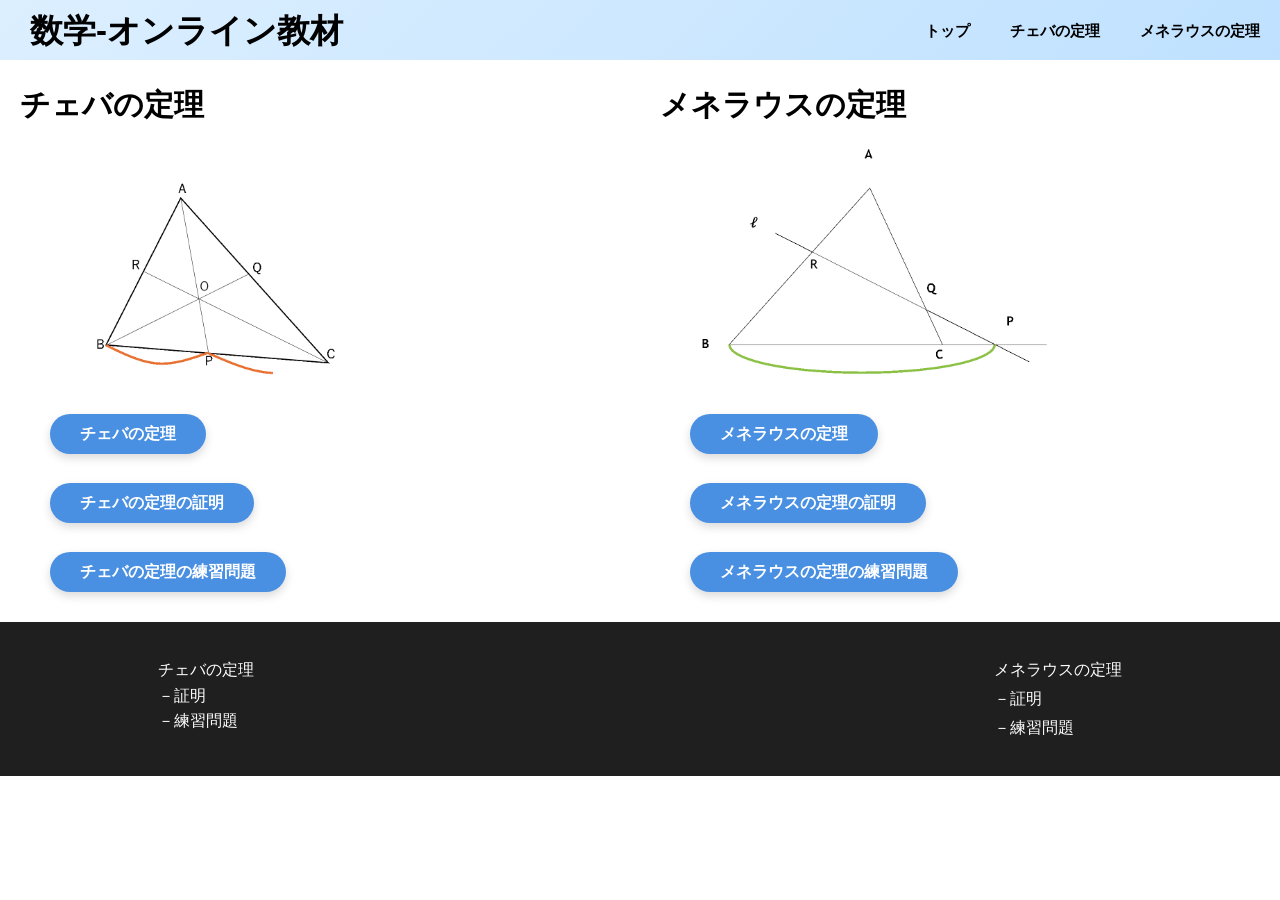
<file: index.html>
<!DOCTYPE html>
<html lang="ja">
  <head>
    <meta charset="UTF-8">
    <meta name="viewport" content="width=device-width, initial-scale=1.0">
    <title>数学-オンライン教材</title>
    <link rel="stylesheet" href="CSS/reset.css">
    <link rel="stylesheet" href="CSS/style.css">
    <link rel="stylesheet" href="CSS/footer.css">
    <link rel="stylesheet" href="CSS/header.css">
    <link rel="stylesheet" href="CSS/Cevas'_theorem.css">
    <link rel="stylesheet" href="CSS/mathematical proof.css">
    <link rel="stylesheet" href="CSS/Cevas'_theorem_practice questions.css">
    <link rel="stylesheet" href="CSS/index.css">

    
    <script src="https://ajax.googleapis.com/ajax/libs/jquery/3.7.1/jquery.min.js"></script>
    <script src="js/header.js" defer></script>

  </head>
  <body>
    <header id="header">
      <h1 class="header_name">
        <a href="index.html">数学-オンライン教材</a>
      </h1>
      <div class="hamburger">
        <span></span>
        <span></span>
        <span></span>
      </div>
      <nav class="header_nav">
        <ul class="header_menu">
          <li class="header_menulist"><a href="index.html">トップ</a></li>
          <li class="header_menulist"><a href="Cevas'_theorem.html">チェバの定理</a></li>
          <li class="header_menulist"><a href="Menelaus'_theorem.html">メネラウスの定理</a></li>
        </ul>
      </nav>
    </header>
    <main>
        <div class="main_container">
          <div class="main_leftarea">
            <h2>チェバの定理</h2>
            <img src="img/Cevas_theorem-4.gif" alt="">
            <div class="main_btn">
              <a href="Cevas'_theorem.html" class="btn">チェバの定理</a>
              <br>
              <a href="Cevas'_theorem_mathematical proof.html" class="btn">チェバの定理の証明</a>
              <br>
              <a href="Cevas'_theorem_practice questions.html" class="btn">チェバの定理の練習問題</a>
            </div>
          </div>
          <div class="main_rightarea">
            <h2>メネラウスの定理</h2>
            <img src="img/Menelaus'_theorem.gif" alt="">
            <div class="main_btn">
              <a href="Menelaus'_theorem.html" class="btn">メネラウスの定理</a>
              <br>
              <a href="Menelaus'_theorem_mathematical proof.html" class="btn">メネラウスの定理の証明</a>
              <br>
              <a href="Menelaus'_theorem_practice questions.html" class="btn">メネラウスの定理の練習問題</a>
            </div>
          </div>
        </div>

    </main>
    <footer id="footer">
      <div class="footer_menuarea">
          <div class="footer_leftarea">
            <p class="footer_lefttitle"><a href="Cevas'_theorem.html">チェバの定理</a></p>
            <ul class="footer_leftlist">
              <li><a href="Cevas'_theorem_mathematical proof.html">－証明</a></li>
              <li><a href="Cevas'_theorem_practice questions.html">－練習問題</a></li>
            </ul>
          </div>
          <div class="footer_rightarea">
            <p class="footer_righttitle"><a href="Menelaus'_theorem.html">メネラウスの定理</a></p>
            <ul class="footer_rightlist">
              <li><a href="Menelaus'_theorem_mathematical proof.html">－証明</a></li>
              <li><a href="Menelaus'_theorem_practice questions.html">－練習問題</a></li>
            </ul>
          </div>
      </div>
    </footer>
  </body>
</html>
</file>
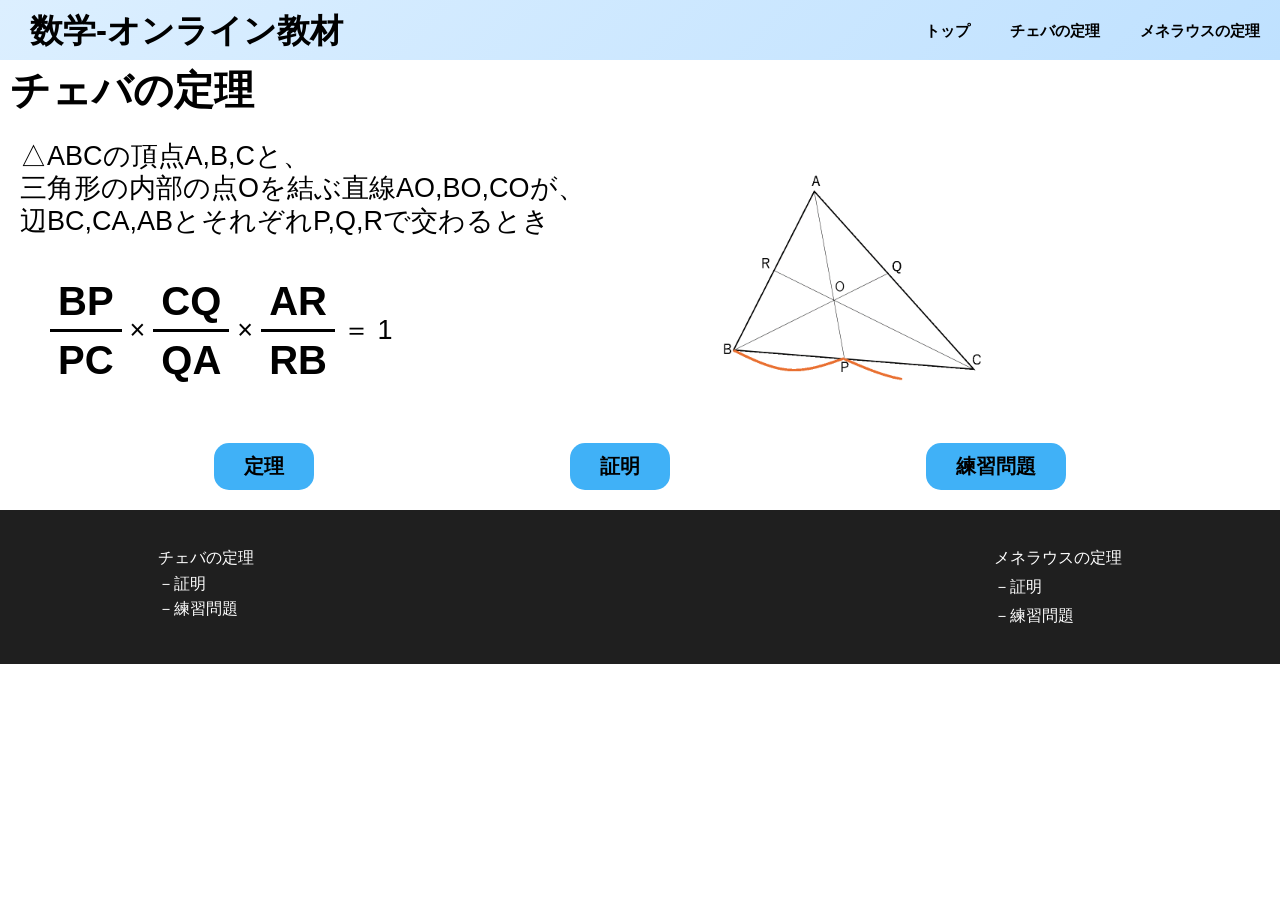
<file: Cevas'_theorem.html>
<!DOCTYPE html>
<html lang="ja">
  <head>
    <meta charset="UTF-8">
    <meta name="viewport" content="width=device-width, initial-scale=1.0">
    <title>数学-オンライン教材</title>
    <link rel="stylesheet" href="CSS/reset.css">
    <link rel="stylesheet" href="CSS/style.css">
    <link rel="stylesheet" href="CSS/footer.css">
    <link rel="stylesheet" href="CSS/header.css">
    <link rel="stylesheet" href="CSS/mathematical proof.css">   
    <link rel="stylesheet" href="CSS/Cevas'_theorem.css"> 

    <script src="https://ajax.googleapis.com/ajax/libs/jquery/3.7.1/jquery.min.js"></script>
    <script src="js/header.js" defer></script>

  </head>
  <body>
    <header id="header">
      <h1 class="header_name">
        <a href="index.html">数学-オンライン教材</a>
      </h1>
      <div class="hamburger">
        <span></span>
        <span></span>
        <span></span>
      </div>
      <nav class="header_nav">
        <ul class="header_menu">
          <li class="header_menulist"><a href="index.html">トップ</a></li>
          <li class="header_menulist"><a href="Cevas'_theorem.html">チェバの定理</a></li>
          <li class="header_menulist"><a href="Menelaus'_theorem.html">メネラウスの定理</a></li>

        </ul>
      </nav>
    </header>
    <main>
      <p class="main_Title">チェバの定理</p>
      <div class="main_container">
        <div class="main_leftarea">
          <p class="main_P">△ABCの頂点A,B,Cと、<br>三角形の内部の点Oを結ぶ直線AO,BO,COが、<br>辺BC,CA,ABとそれぞれP,Q,Rで交わるとき</p>
          <br>
          <br>
          <div>
            <div class="formula">
              <span class="fraction">
                <span class="fraction_top">BP</span>
                <span class="fraction_bottom">PC</span>
              </span>

              <span class="operator">×</span>

              <span class="fraction">
                <span class="fraction_top">CQ</span>
                <span class="fraction_bottom">QA</span>
              </span>

              <span class="operator">×</span>

              <span class="fraction">
                <span class="fraction_top">AR</span>
                <span class="fraction_bottom">RB</span>
              </span>

              <span class="operator">＝ 1</span>
            </div>
          </div>
        </div>

        <div class="main_rightarea">
          <img src="img/Cevas_theorem-4.gif" alt="アニメーション">
        </div>
      </div>

      <div class="btnarea">
        <div class="btn-area">
          <button class="mybtn"><a href="Cevas'_theorem.html">定理</a></button>
          <button class="mybtn"><a href="Cevas'_theorem_mathematical proof.html">証明</a></button>
          <button class="mybtn"><a href="Cevas'_theorem_practice questions.html">練習問題</a></button>
        </div>
      </div>
    </main>
    <footer id="footer">
      <div class="footer_menuarea">
          <div class="footer_leftarea">
            <p class="footer_lefttitle"><a href="Cevas'_theorem.html">チェバの定理</a></p>
            <ul class="footer_leftlist">
              <li><a href="Cevas'_theorem_mathematical proof.html">－証明</a></li>
              <li><a href="Cevas'_theorem_practice questions.html">－練習問題</a></li>
            </ul>
          </div>
          <div class="footer_rightarea">
            <p class="footer_righttitle"><a href="Menelaus'_theorem.html">メネラウスの定理</a></p>
            <ul class="footer_rightlist">
              <li><a href="Menelaus'_theorem_mathematical proof.html">－証明</a></li>
              <li><a href="Menelaus'_theorem_practice questions.html">－練習問題</a></li>
            </ul>
          </div>
      </div>
    </footer>
  </body>
</html>
</file>
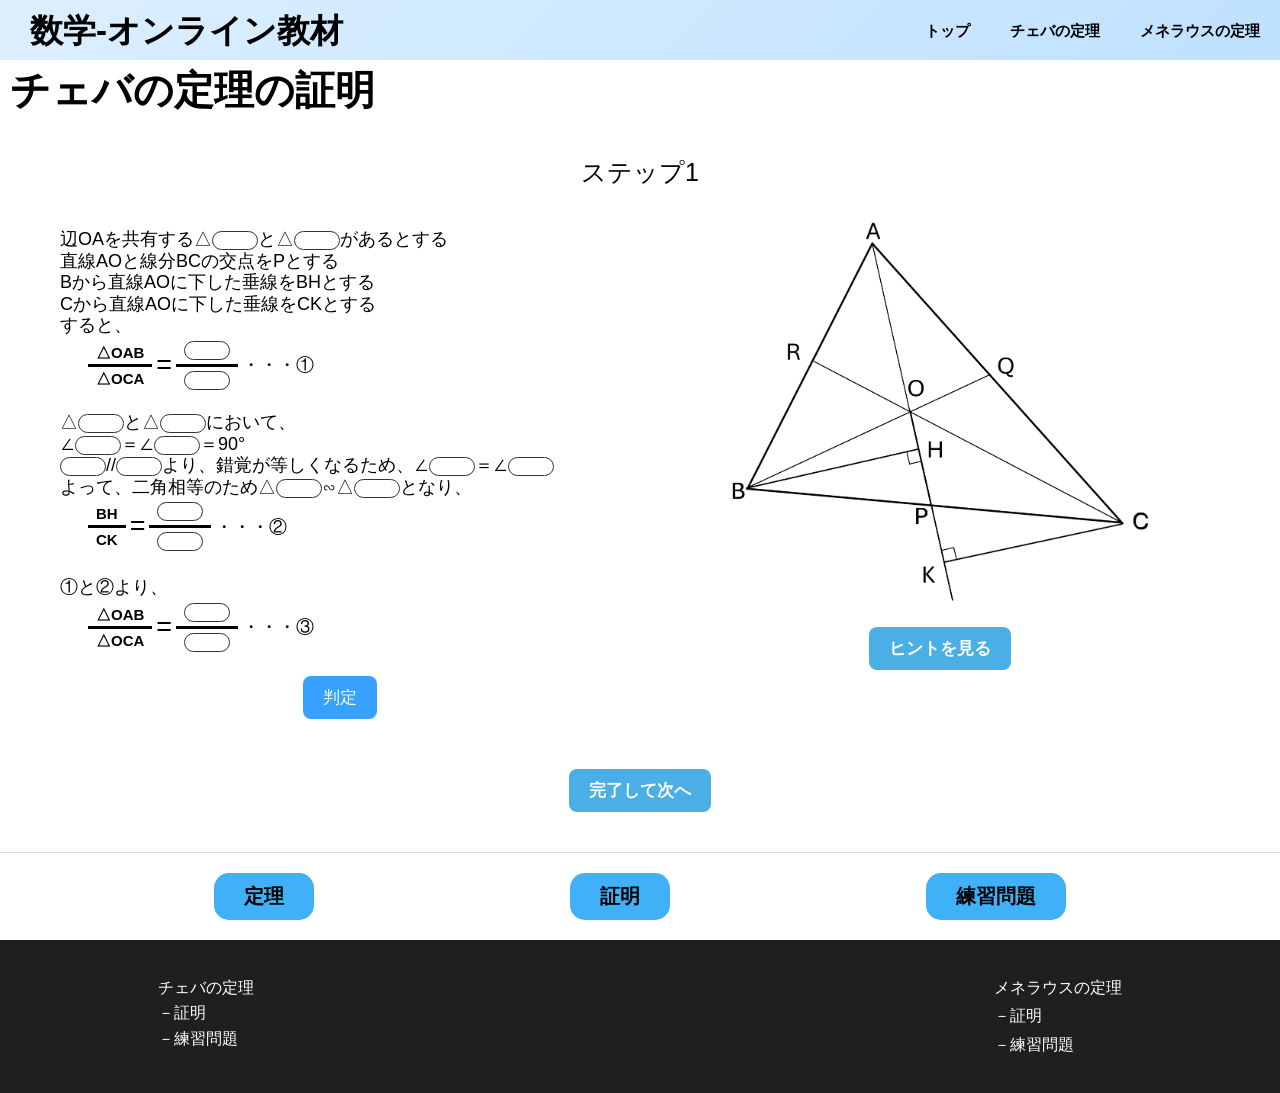
<file: Cevas'_theorem_mathematical proof.html>
<!DOCTYPE html>
<html lang="ja">
  <head>
    <meta charset="UTF-8">
    <meta name="viewport" content="width=device-width, initial-scale=1.0">
    <title>数学-オンライン教材</title>
    <link rel="stylesheet" href="CSS/reset.css">
    <link rel="stylesheet" href="CSS/style.css">
    <link rel="stylesheet" href="CSS/footer.css">
    <link rel="stylesheet" href="CSS/header.css">
    <link rel="stylesheet" href="CSS/Cevas'_theorem.css">
    <link rel="stylesheet" href="CSS/mathematical proof.css">

    <script src="https://ajax.googleapis.com/ajax/libs/jquery/3.7.1/jquery.min.js"></script>
    <script src="js/mathematical proof.js"></script>

    <script src="js/header.js" defer></script>
    <script src="js/Cevas'_theorem_mathematical proof.js"></script>
    

  </head>
  <body>
    <header id="header">
      <h1 class="header_name">
        <a href="index.html">数学-オンライン教材</a>
      </h1>
      <div class="hamburger">
        <span></span>
        <span></span>
        <span></span>
      </div>
      <nav class="header_nav">
        <ul class="header_menu">
          <li class="header_menulist"><a href="index.html">トップ</a></li>
          <li class="header_menulist"><a href="Cevas'_theorem.html">チェバの定理</a></li>
          <li class="header_menulist"><a href="Menelaus'_theorem.html">メネラウスの定理</a></li>

        </ul>
      </nav>
    </header>
    <main>
      <p class="main_Title">チェバの定理の証明</p>
      <div class="step" id="step1">
        <h2>ステップ1</h2>
        
        <div class="main_container">
          <div class="main_leftarea"> 
            <p>
              辺OAを共有する△<input data-id="p1_A1">と△<input data-id="p1_A2">があるとする<br>
              直線AOと線分BCの交点をPとする<br>
              Bから直線AOに下した垂線をBHとする<br>
              Cから直線AOに下した垂線をCKとする<br>
              すると、
            </p>
            <div class="formula">
                <span class="fraction">
                  <span class="fraction_top">△OAB</span>
                  <span class="fraction_bottom">△OCA</span>
                </span>

                <span class="operator">=</span>

                <span class="fraction">
                  <span class="fraction_top"><input data-id="p2_A3"></span>
                  <span class="fraction_bottom"><input data-id="p2_A4"></span>
                </span>
                ・・・①
            </div><br>
            <p>  
              △<input data-id="p3_A5">と△<input data-id="p3_A6">において、<br>
              ∠<input data-id="p4_A7">＝∠<input data-id="p4_A8">＝90°<br>
              <input data-id="p5_A9">//<input data-id="p5_A10">より、錯覚が等しくなるため、∠<input data-id="p6_A11">＝∠<input data-id="p6_A12"><br>
              よって、二角相等のため△<input data-id="p7_A13">∽△<input data-id="p7_A14">となり、<br>
            </p>
            <div class="formula">
                <span class="fraction">
                  <span class="fraction_top">BH</span>
                  <span class="fraction_bottom">CK</span>
                </span>

                <span class="operator">=</span>

                <span class="fraction">
                  <span class="fraction_top"><input data-id="p8_A15"></span>
                  <span class="fraction_bottom"><input data-id="p8_A16"></span>
                </span>
                ・・・②
            </div>
              <!-- 𝐵𝐻/𝐶𝐾=𝐵𝑃/𝑃𝐶 ・・・②<br> -->
            <p><br>①と②より、</p>
            <div class="formula">
                <span class="fraction">
                  <span class="fraction_top">△OAB</span>
                  <span class="fraction_bottom">△OCA</span>
                </span>

                <span class="operator">=</span>

                <span class="fraction">
                  <span class="fraction_top"><input data-id="p9_A17"></span>
                  <span class="fraction_bottom"><input data-id="p9_A18"></span>
                </span>
                ・・・③
            </div>
            <!-- <p>・・・③<br> -->
            </p>


            <button onclick="check1()" class="MPIA_button">判定</button>
            <p id="result1"></p>
          </div>

          <div class="main_rightarea">

              <img id="MPI_topImg" src="img/Cevas_theorem-MP01.png">
              <div>
                  <button onclick="toggleImage(this)">ヒントを見る</button>
                  <img src="img/Cevas_theorem-MP1.gif" style="display:none;">
              </div>

          </div>
        </div>

        <button onclick="nextStep(2)">完了して次へ</button>

        
      </div>

      <div class="step hidden" id="step2">
        <h2>ステップ2</h2>

        <div class="main_container">
          <div class="main_leftarea"> 
            <p>
              辺OBを共有する△<input data-id="p21_B1">と△<input data-id="p21_B2">があるとする<br>
              直線BOと線分ACの交点をQとする<br>
              Aから直線BOに下した垂線ADをとする<br>
              Cから直線BOに下した垂線CEをとする<br>
              すると、
            </p>
            <div class="formula">
                <span class="fraction">
                  <span class="fraction_top">△OBC</span>
                  <span class="fraction_bottom">△OAB</span>
                </span>

                <span class="operator">=</span>

                <span class="fraction">
                  <span class="fraction_top"><input data-id="p22_B3"></span>
                  <span class="fraction_bottom"><input data-id="p22_B4"></span>
                </span>
                ・・・④
            </div><br>
            <p>  
              △<input data-id="p23_B5">と△<input data-id="p23_B6">において、<br>
              ∠<input data-id="p24_B7">＝∠<input data-id="p24_B8">＝90°<br>
              <input data-id="p25_B9">//<input data-id="p25_B10">より、錯覚が等しくなるため、∠<input data-id="p26_B11">＝∠<input data-id="p26_B12"><br>
              よって、二角相等のため△<input data-id="p27_B13">∽△<input data-id="p27_B14">となり、<br>
            </p>
            <div class="formula">
                <span class="fraction">
                  <span class="fraction_top">CE</span>
                  <span class="fraction_bottom">AD</span>
                </span>

                <span class="operator">=</span>

                <span class="fraction">
                  <span class="fraction_top"><input data-id="p28_B15"></span>
                  <span class="fraction_bottom"><input data-id="p28_B16"></span>
                </span>
                ・・・⑤
            </div>
            <p><br>④と⑤より、</p>
            <div class="formula">
                <span class="fraction">
                  <span class="fraction_top">△OBC</span>
                  <span class="fraction_bottom">△OAB</span>
                </span>

                <span class="operator">=</span>

                <span class="fraction">
                  <span class="fraction_top"><input data-id="p29_B17"></span>
                  <span class="fraction_bottom"><input data-id="p29_B18"></span>
                </span>
                ・・・⑥
            </div>
            </p>


            <button onclick="check2()" class="MPIA_button">判定</button>
            <p id="result2"></p>
          </div>

          <div class="main_rightarea">
              <img id="MPI_topImg" src="img/Cevas_theorem-MP02.png">

              <div>
                  <button onclick="toggleImage(this)">ヒントを見る</button>
                  <img src="img/Cevas_theorem-MP2.gif" style="display:none;">
              </div>
          </div>
          
        </div>

        <button onclick="nextStep(3)">完了して次へ</button>
      </div>

      <div class="step hidden" id="step3">
        <h2>ステップ3</h2>
        <div class="main_container">
          <div class="main_leftarea"> 
            <p>
              辺OCを共有する△<input data-id="p31_C1">と△<input data-id="p31_C2">があるとする<br>
              直線COと線分ABの交点をRとする<br>
              Aから直線COに下した垂線AFをとする<br> 
              Bから直線COに下した垂線BGをとする
              <br>
              すると、
            </p>
            <div class="formula">
                <span class="fraction">
                  <span class="fraction_top">△OCA</span>
                  <span class="fraction_bottom">△OBC</span>
                </span>

                <span class="operator">=</span>

                <span class="fraction">
                  <span class="fraction_top"><input data-id="p32_C3"></span>
                  <span class="fraction_bottom"><input data-id="p32_C4"></span>
                </span>
                ・・・⑦
            </div><br>
            <p>  
              △<input data-id="p33_C5">と△<input data-id="p33_C6">において、<br>
              ∠<input data-id="p34_C7">＝∠<input data-id="p34_C8">＝90°<br>
              <input data-id="p35_C9">//<input data-id="p35_C10">より、錯覚が等しくなるため、∠<input data-id="p36_C11">＝∠<input data-id="p36_C12"><br>
              よって、二角相等のため△<input data-id="p37_C13">∽△<input data-id="p37_C14">となり、<br>
            </p>
            <div class="formula">
                <span class="fraction">
                  <span class="fraction_top">AF</span>
                  <span class="fraction_bottom">BG</span>
                </span>

                <span class="operator">=</span>

                <span class="fraction">
                  <span class="fraction_top"><input data-id="p38_C15"></span>
                  <span class="fraction_bottom"><input data-id="p38_C16"></span>
                </span>
                ・・・⑧
            </div>
            <p><br>⑦と⑧より、</p>
            <div class="formula">
                <span class="fraction">
                  <span class="fraction_top">△OCA</span>
                  <span class="fraction_bottom">△OBC</span>
                </span>

                <span class="operator">=</span>

                <span class="fraction">
                  <span class="fraction_top"><input data-id="p39_C17"></span>
                  <span class="fraction_bottom"><input data-id="p39_C18"></span>
                </span>
                ・・・⑨
            </div>
            </p>


            <button onclick="check3()" class="MPIA_button">判定</button>
            <p id="result3"></p>
          </div>

          <div class="main_rightarea">
              <img id="MPI_topImg" src="img/Cevas_theorem-MP03.png">
              <div>
                  <button onclick="toggleImage(this)">ヒントを見る</button>
                  <img src="img/Cevas_theorem-MP3.gif" style="display:none;">
              </div>
          </div>
        </div>
        <button onclick="nextStep(4)">完了して次へ
        </button>
      </div>
      <div class="step hidden" id="step4">
        <h2>ステップ4</h2>
        <div class="main_container">
          <div class="main_leftarea"> 
              <div class="formula">
                ③より、
                  <span class="fraction">
                    <span class="fraction_top">△OAB</span>
                    <span class="fraction_bottom">△OCA</span>
                  </span>

                  <span class="operator">=</span>

                  <span class="fraction">
                    <span class="fraction_top"><input data-id="p41_D1"></span>
                    <span class="fraction_bottom"><input data-id="p41_D2"></span>
                  </span>

              </div>
              <div class="formula">
                ⑥より、
                  <span class="fraction">
                    <span class="fraction_top">△OBC</span>
                    <span class="fraction_bottom">△OAB</span>
                  </span>

                  <span class="operator">=</span>

                  <span class="fraction">
                    <span class="fraction_top"><input data-id="p42_D3"></span>
                    <span class="fraction_bottom"><input data-id="p42_D4"></span>
                  </span>
              </div>
              <div class="formula">
                ⑨より、
                  <span class="fraction">
                    <span class="fraction_top">△OCA</span>
                    <span class="fraction_bottom">△OBC</span>
                  </span>

                  <span class="operator">=</span>

                  <span class="fraction">
                    <span class="fraction_top"><input data-id="p43_D5"></span>
                    <span class="fraction_bottom"><input data-id="p43_D6"></span>
                  </span>
              </div>
              <div class="formula">
                <span class="fraction">
                  <span class="fraction_top">BP</span>
                  <span class="fraction_bottom">PC</span>
                </span>

                <span class="operator">×</span>

                <span class="fraction">
                  <span class="fraction_top">CQ</span>
                  <span class="fraction_bottom">QA</span>
                </span>

                <span class="operator">×</span>

                <span class="fraction">
                  <span class="fraction_top">AR</span>
                  <span class="fraction_bottom">RB</span>
                </span>
              </div>
              <br>
              <div class="formula">
                <br>
                <span class="operator">＝</span>
                <span class="fraction">
                  <span class="fraction_top">△<input data-id="p44_D7"></span>
                  <span class="fraction_bottom">△<input data-id="p44_D8"></span>
                </span>

                <span class="operator">×</span>

                <span class="fraction">
                  <span class="fraction_top">△<input data-id="p45_D9"></span>
                  <span class="fraction_bottom">△<input data-id="p45_D10"></span>
                </span>

                <span class="operator">×</span>

                <span class="fraction">
                  <span class="fraction_top">△<input data-id="p46_D11"></span>
                  <span class="fraction_bottom">△<input data-id="p46_D12"></span>
                </span>
              </div>
              <br>
              <div class="formula">
                <span class="operator">＝ 1</span>

              </div>


              <button onclick="check4()" class="MPIA_button">判定</button>
              <p id="result4"></p>
          </div>

          <div class="main_rightarea">
                <img id="MPI_topImg" src="img/Cevas_theorem-MP04.png">
                <div>
                  <button onclick="toggleImage(this)">ヒントを見る</button>
                  <img src="img/Cevas_theorem-MP4.gif" style="display:none;">
              </div>
          </div>
        </div>
        <button onclick="finish()">完了</button>
      </div>
      <div class="step hidden" id="finish">
        <div class="finish-box">
          <h1>完了しました！</h1>
          <p>チェバの定理の証明が完了しました</p>
          <button onclick="restart()">もう一度</button>
        </div>
      </div>





      <div>
        <div class="btn-area">
          <button class="mybtn"><a href="Cevas'_theorem.html">定理</a></button>
          <button class="mybtn"><a href="Cevas'_theorem_mathematical proof.html">証明</a></button>
          <button class="mybtn"><a href="Cevas'_theorem_practice questions.html">練習問題</a></button>
        </div>
      </div>
    </main>
    <footer id="footer">
      <div class="footer_menuarea">
          <div class="footer_leftarea">
            <p class="footer_lefttitle"><a href="Cevas'_theorem.html">チェバの定理</a></p>
            <ul class="footer_leftlist">
              <li><a href="Cevas'_theorem_mathematical proof.html">－証明</a></li>
              <li><a href="Cevas'_theorem_practice questions.html">－練習問題</a></li>
            </ul>
          </div>
          <div class="footer_rightarea">
            <p class="footer_righttitle"><a href="Menelaus'_theorem.html">メネラウスの定理</a></p>
            <ul class="footer_rightlist">
              <li><a href="Menelaus'_theorem_mathematical proof.html">－証明</a></li>
              <li><a href="Menelaus'_theorem_practice questions.html">－練習問題</a></li>
            </ul>
          </div>
      </div>
    </footer>

  </body>
</html>
</file>
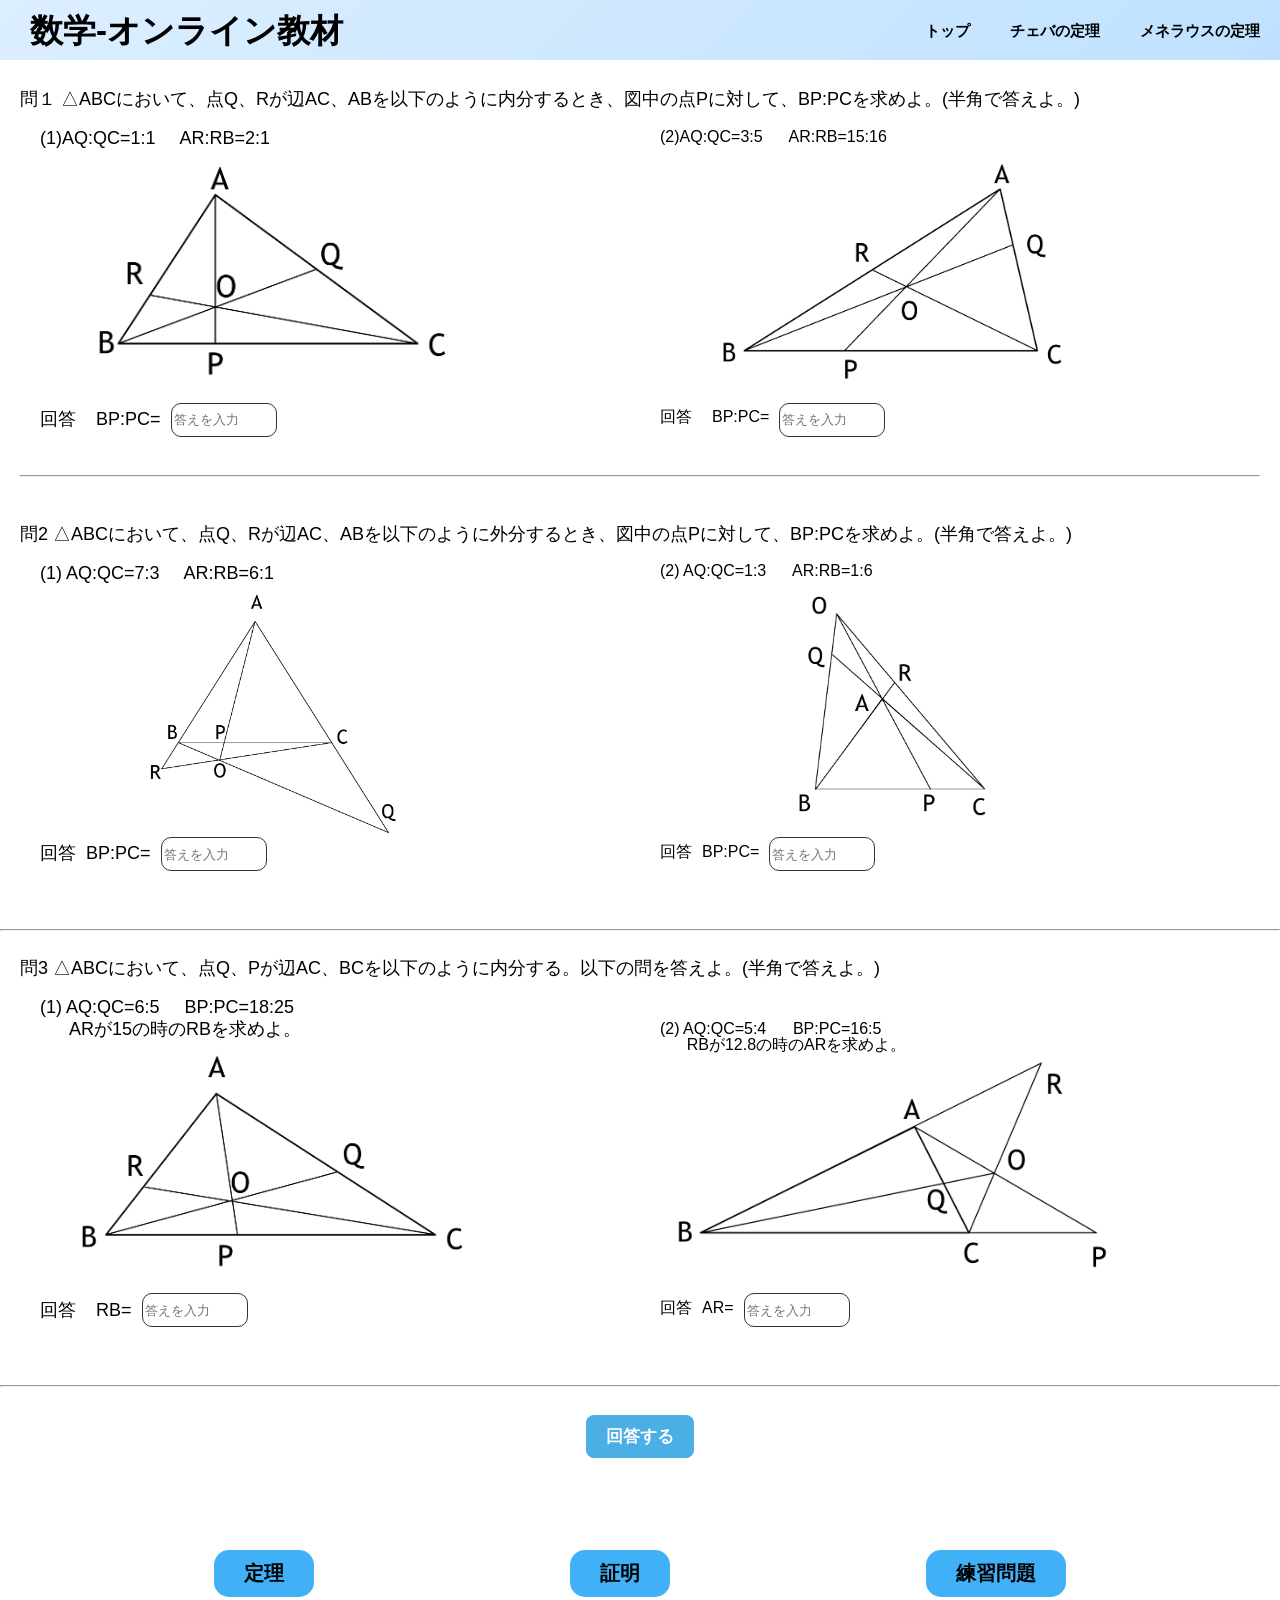
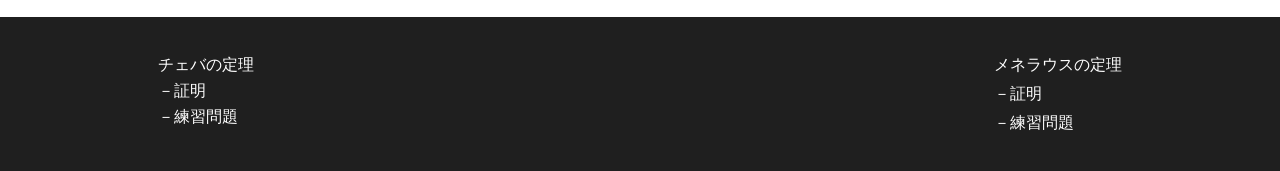
<file: Cevas'_theorem_practice questions.html>
<!DOCTYPE html>
<html lang="ja">
  <head>
    <meta charset="UTF-8">
    <meta name="viewport" content="width=device-width, initial-scale=1.0">
    <title>数学-オンライン教材</title>
    <link rel="stylesheet" href="CSS/reset.css">
    <link rel="stylesheet" href="CSS/style.css">
    <link rel="stylesheet" href="CSS/footer.css">
    <link rel="stylesheet" href="CSS/header.css">
    <link rel="stylesheet" href="CSS/Cevas'_theorem.css">
    <link rel="stylesheet" href="CSS/mathematical proof.css">
    <link rel="stylesheet" href="CSS/Cevas'_theorem_practice questions.css">

    <script src="https://ajax.googleapis.com/ajax/libs/jquery/3.7.1/jquery.min.js"></script>
    <script src="js/header.js" defer></script>

  </head>
  <body>
    <header id="header">
      <h1 class="header_name">
        <a href="index.html">数学-オンライン教材</a>
      </h1>
      <div class="hamburger">
        <span></span>
        <span></span>
        <span></span>
      </div>
      <nav class="header_nav">
        <ul class="header_menu">
          <li class="header_menulist"><a href="index.html">トップ</a></li>
          <li class="header_menulist"><a href="Cevas'_theorem.html">チェバの定理</a></li>
          <li class="header_menulist"><a href="Menelaus'_theorem.html">メネラウスの定理</a></li>

        </ul>
      </nav>
    </header>
    <main>
      <div class="main_body">
        <p class="PQ_Section">問１  △ABCにおいて、点Q、Rが辺AC、ABを以下のように内分するとき、図中の点Pに対して、BP:PCを求めよ。(半角で答えよ。)</p>

        <div class="main_container">
          <div class="main_leftarea">
            <p><strong>(1)AQ:QC=1:1&nbsp;&nbsp; &nbsp;&nbsp;AR:RB=2:1</strong></p>
            <img src="img/Cevas_theorem-PQ05.png" alt="">
            <div class="answer_area">
              <p>回答</p><br>
              <p>BP:PC=</p>
              <input type="text" id="q1" placeholder="答えを入力">
            </div>            
          </div>
        <!-- </div> -->

          <div class="main_rightarea">
            <p><strong>(2)AQ:QC=3:5  &nbsp;&nbsp;&nbsp;&nbsp; AR:RB=15:16</strong></p>
            <img src="img/Cevas_theorem-PQ04.png" alt="">
            <div class="answer_area">
              <p>回答</p><br>
              <p>BP:PC=</p>
              <input type="text" id="q2" placeholder="答えを入力">
            </div>
          </div> 
        </div>
        <!-- 判定ボタン
        <button onclick="checkAnswers()">回答する</button> -->

        <hr>

        <!-- <p id="result"></p> -->

      </div>
      <div class="main_body">
        <p class="PQ_Section">問2  △ABCにおいて、点Q、Rが辺AC、ABを以下のように外分するとき、図中の点Pに対して、BP:PCを求めよ。(半角で答えよ。)</p>

        <div class="main_container">
          <div class="main_leftarea">
            <p><strong>(1) AQ:QC=7:3&nbsp;&nbsp; &nbsp;&nbsp;AR:RB=6:1</strong></p>
            <img src="img/Cevas_theorem-PQ07.png" alt="">
            <div class="answer_area">
              <p>回答</p>
              <p>BP:PC=</p>
              <input type="text" id="q3" placeholder="答えを入力">
            </div>
          </div>
        <!-- </div> -->

          <div class="main_rightarea">
            <p><strong>(2) AQ:QC=1:3 &nbsp;&nbsp; &nbsp;&nbsp;AR:RB=1:6 </strong></p>
            <img src="img/Cevas_theorem-PQ08.png" alt="">
            <div class="answer_area">
              <p>回答</p>
              <p>BP:PC=</p>
              <input type="text" id="q4" placeholder="答えを入力">
            </div>
          </div> 
        </div>
        
      </div>
      <hr>
      <div class="main_body">
        <p class="PQ_Section">問3  △ABCにおいて、点Q、Pが辺AC、BCを以下のように内分する。以下の問を答えよ。(半角で答えよ。)</p>

        <div class="main_container">
          <div class="main_leftarea">
            <p><strong>(1) AQ:QC=6:5&nbsp;&nbsp; &nbsp;&nbsp;BP:PC=18:25<br>&nbsp;&nbsp;&nbsp;&nbsp;&nbsp;&nbsp;ARが15の時のRBを求めよ。</strong></p>
            <img src="img/Cevas_theorem-PQ09.png" alt="">
            <div class="answer_area">
              <p>回答</p><br>
              <p>RB=</p>
              <input type="text" id="q5" placeholder="答えを入力">
            </div>
          </div>
        <!-- </div> -->

          <div class="main_rightarea">
            <p><strong>(2) AQ:QC=5:4 &nbsp;&nbsp; &nbsp;&nbsp;BP:PC=16:5<br>&nbsp;&nbsp;&nbsp;&nbsp;&nbsp;&nbsp;RBが12.8の時のARを求めよ。</strong></p>
            <img src="img/Cevas_theorem-PQ06.png" alt="">
            <div class="answer_area">
              <p>回答</p>
              <p>AR=</p>
              <input type="text" id="q6" placeholder="答えを入力">
            </div>
          </div> 
        </div>
        
      </div>
      <hr>
      <!-- 判定ボタン -->
      <div>
                <div class="button_PQ">
          <button onclick="checkAnswers()">回答する</button>
        </div>
      </div>
      <p><br></p>
      <div>
        <br>
        <div class="button_PQ">
          <p id="result"></p>
        </div>




        <script>
          function checkAnswers() {
            const a1 = document.getElementById("q1").value.trim();
            const a2 = document.getElementById("q2").value.trim();
            const a3 = document.getElementById("q3").value.trim();
            const a4 = document.getElementById("q4").value.trim();
            const a5 = document.getElementById("q5").value.trim();
            const a6 = document.getElementById("q6").value.trim();


            const correct1 = "1:2";
            const correct2 = "16:25";
            const correct3 = "7:18";
            const correct4 = "2:1";
            const correct5 = "9";
            const correct6 = "5";


            let score = 0;

            if (a1 === correct1) score++;
            if (a2 === correct2) score++;
            if (a3 === correct3) score++;
            if (a4 === correct4) score++;
            if (a5 === correct5) score++;
            if (a6 === correct6) score++;

            let message = `正解数：${score}/6`;

            if (score === 6) {
              message += " 全問正解！";
            }

            document.getElementById("result").textContent = message;
          }
        </script>
      </div>

      <div>
        <div class="btn-area">
          <button class="mybtn"><a href="Cevas'_theorem.html">定理</a></button>
          <button class="mybtn"><a href="Cevas'_theorem_mathematical proof.html">証明</a></button>
          <button class="mybtn"><a href="Cevas'_theorem_practice questions.html">練習問題</a></button>
        </div>
      </div>
    </main>
    <footer id="footer">
      <div class="footer_menuarea">
          <div class="footer_leftarea">
            <p class="footer_lefttitle"><a href="Cevas'_theorem.html">チェバの定理</a></p>
            <ul class="footer_leftlist">
              <li><a href="Cevas'_theorem_mathematical proof.html">－証明</a></li>
              <li><a href="Cevas'_theorem_practice questions.html">－練習問題</a></li>
            </ul>
          </div>
          <div class="footer_rightarea">
            <p class="footer_righttitle"><a href="Menelaus'_theorem.html">メネラウスの定理</a></p>
            <ul class="footer_rightlist">
              <li><a href="Menelaus'_theorem_mathematical proof.html">－証明</a></li>
              <li><a href="Menelaus'_theorem_practice questions.html">－練習問題</a></li>
            </ul>
          </div>
      </div>
    </footer>
  </body>
</html>
</file>
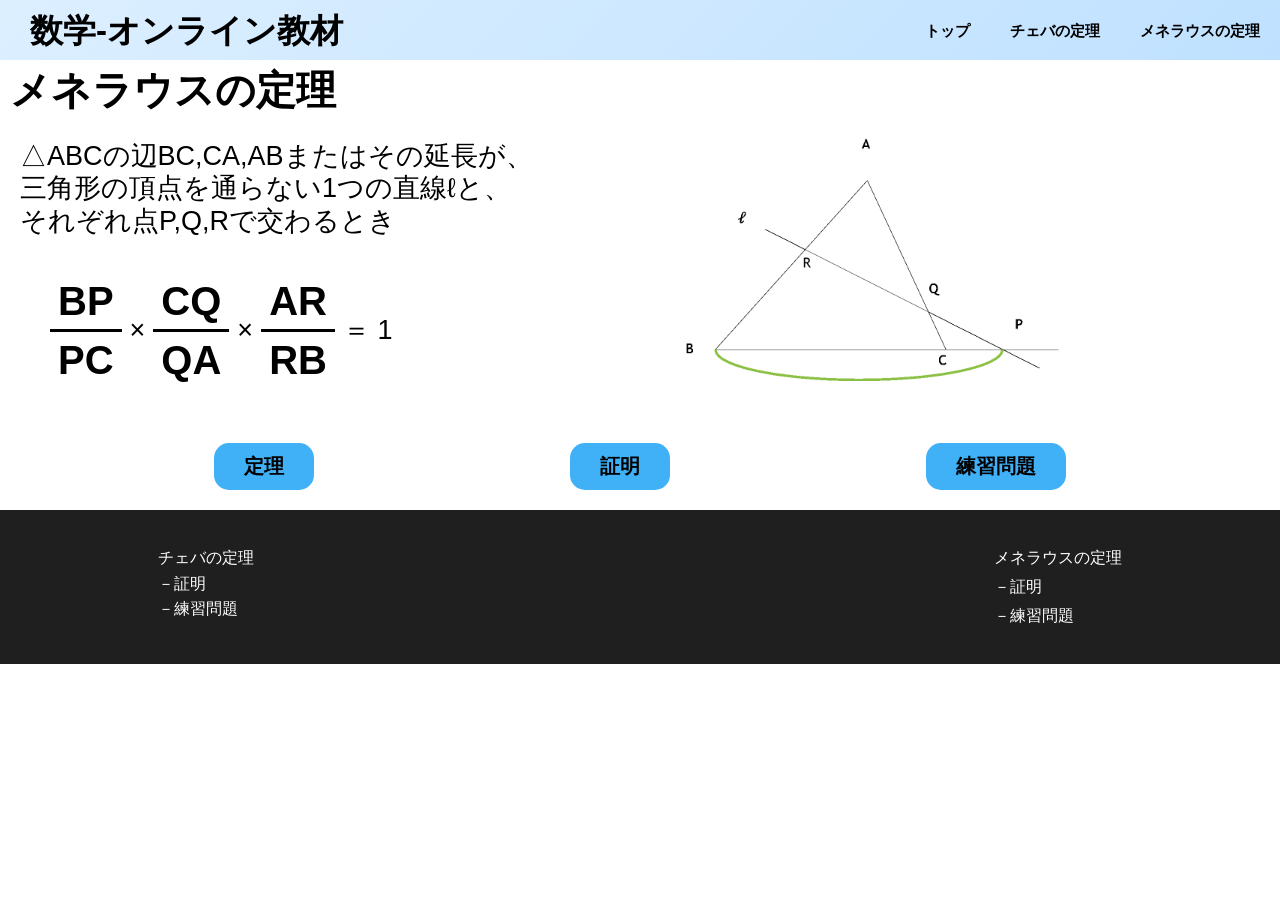
<file: Menelaus'_theorem.html>
<!DOCTYPE html>
<html lang="ja">
  <head>
    <meta charset="UTF-8">
    <meta name="viewport" content="width=device-width, initial-scale=1.0">
    <title>数学-オンライン教材</title>
    <link rel="stylesheet" href="CSS/reset.css">
    <link rel="stylesheet" href="CSS/style.css">
    <link rel="stylesheet" href="CSS/footer.css">
    <link rel="stylesheet" href="CSS/header.css">
    <link rel="stylesheet" href="CSS/mathematical proof.css">
    <link rel="stylesheet" href="CSS/Cevas'_theorem.css">

    <script src="https://ajax.googleapis.com/ajax/libs/jquery/3.7.1/jquery.min.js"></script>
    <script src="js/header.js" defer></script>

  </head>
  <body>
    <header id="header">
      <h1 class="header_name">
        <a href="index.html">数学-オンライン教材</a>
      </h1>
      <div class="hamburger">
        <span></span>
        <span></span>
        <span></span>
      </div>
      <nav class="header_nav">
        <ul class="header_menu">
          <li class="header_menulist"><a href="index.html">トップ</a></li>
          <li class="header_menulist"><a href="Cevas'_theorem.html">チェバの定理</a></li>
          <li class="header_menulist"><a href="Menelaus'_theorem.html">メネラウスの定理</a></li>

        </ul>
      </nav>
    </header>
    <main>
      <p class="main_Title">メネラウスの定理</p>
      <div class="main_container">
        <div class="main_leftarea">
          <p class="main_P">
            △ABCの辺BC,CA,ABまたはその延長が、<br>
            三角形の頂点を通らない1つの直線ℓと、<br>
            それぞれ点P,Q,Rで交わるとき<br>
          </p>
          <br>
          <br>
          <div>
            <div class="formula">
              <span class="fraction">
                <span class="fraction_top">BP</span>
                <span class="fraction_bottom">PC</span>
              </span>

              <span class="operator">×</span>

              <span class="fraction">
                <span class="fraction_top">CQ</span>
                <span class="fraction_bottom">QA</span>
              </span>

              <span class="operator">×</span>

              <span class="fraction">
                <span class="fraction_top">AR</span>
                <span class="fraction_bottom">RB</span>
              </span>

              <span class="operator">＝ 1</span>
            </div>
          </div>
        </div>

        <div class="main_rightarea">
          <img src="img/Menelaus'_theorem.gif" alt="アニメーション">
        </div>
      </div>

      <div>
        <div class="btn-area">
          <button class="mybtn"><a href="Menelaus'_theorem.html">定理</a></button>
          <button class="mybtn"><a href="Menelaus'_theorem_mathematical proof.html">証明</a></button>
          <button class="mybtn"><a href="Menelaus'_theorem_practice questions.html">練習問題</a></button>
        </div>
      </div>

    <footer id="footer">
      <div class="footer_menuarea">
          <div class="footer_leftarea">
            <p class="footer_lefttitle"><a href="Cevas'_theorem.html">チェバの定理</a></p>
            <ul class="footer_leftlist">
              <li><a href="Cevas'_theorem_mathematical proof.html">－証明</a></li>
              <li><a href="Cevas'_theorem_practice questions.html">－練習問題</a></li>
            </ul>
          </div>
          <div class="footer_rightarea">
            <p class="footer_righttitle"><a href="Menelaus'_theorem.html">メネラウスの定理</a></p>
            <ul class="footer_rightlist">
              <li><a href="Menelaus'_theorem_mathematical proof.html">－証明</a></li>
              <li><a href="Menelaus'_theorem_practice questions.html">－練習問題</a></li>
            </ul>
          </div>
      </div>
    </footer>
  </body>
</html>
</file>
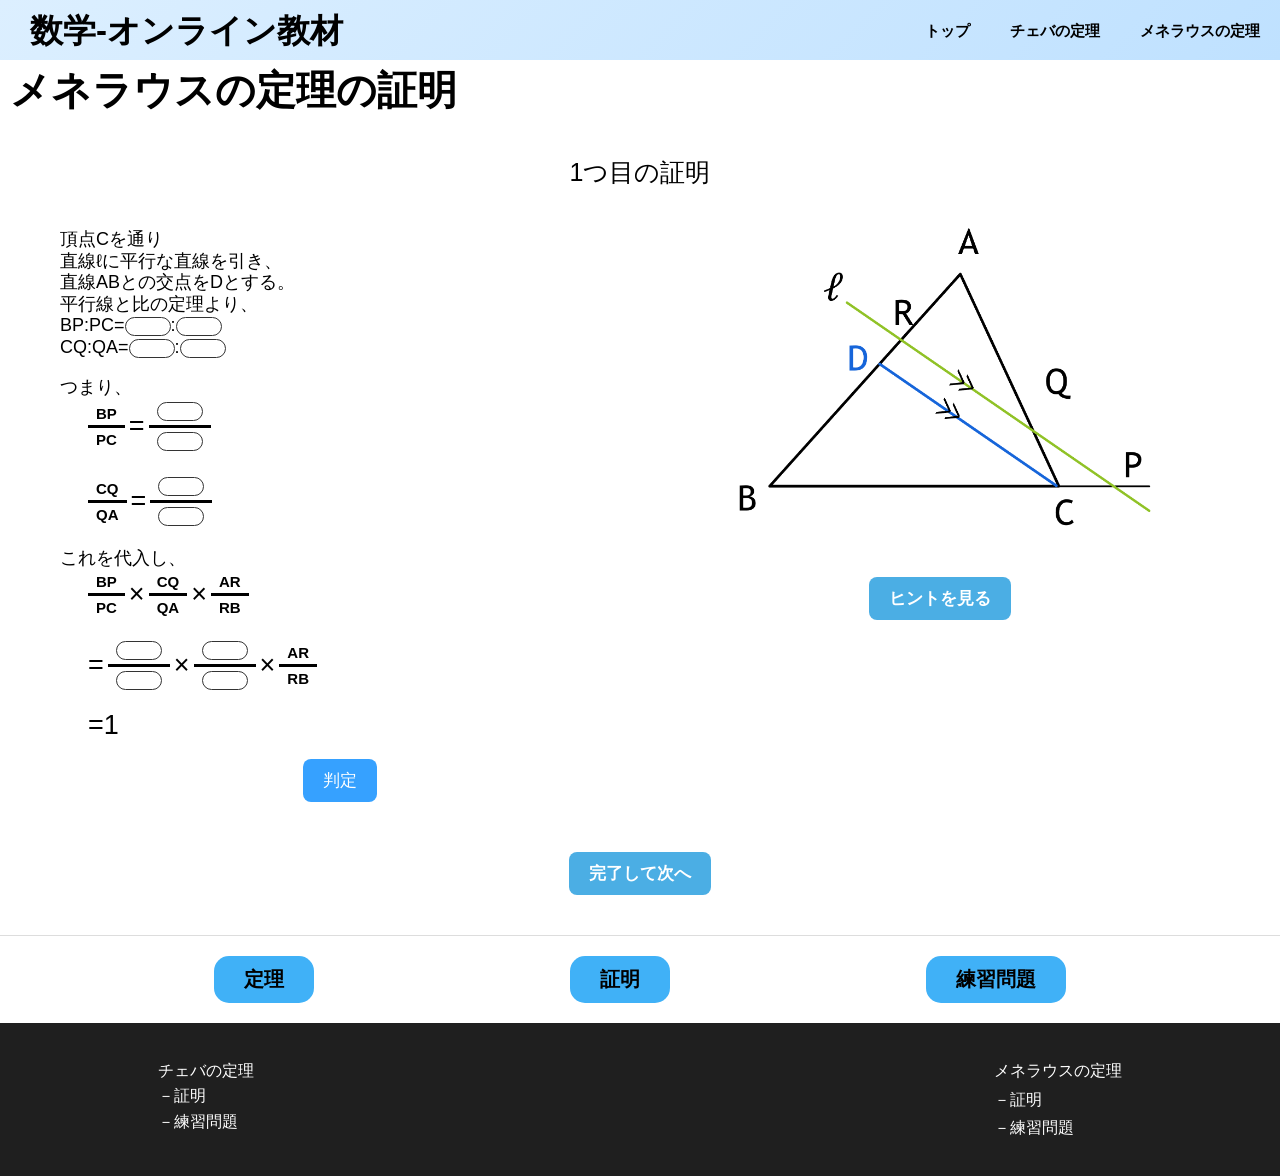
<file: Menelaus'_theorem_mathematical proof.html>
<!DOCTYPE html>
<html lang="ja">
  <head>
    <meta charset="UTF-8">
    <meta name="viewport" content="width=device-width, initial-scale=1.0">
    <title>数学-オンライン教材</title>
    <link rel="stylesheet" href="CSS/reset.css">
    <link rel="stylesheet" href="CSS/style.css">
    <link rel="stylesheet" href="CSS/footer.css">
    <link rel="stylesheet" href="CSS/header.css">
    <link rel="stylesheet" href="CSS/Cevas'_theorem.css">
    <link rel="stylesheet" href="CSS/mathematical proof.css">

    <script src="https://ajax.googleapis.com/ajax/libs/jquery/3.7.1/jquery.min.js"></script>
    <script src="js/mathematical proof.js"></script>
    <script src="js/Menelaus'_theorem_mathematical proof.js"></script>
    <script src="js/header.js" defer></script>


  </head>
  <body>
    <header id="header">
      <h1 class="header_name">
        <a href="index.html">数学-オンライン教材</a>
      </h1>
      <div class="hamburger">
        <span></span>
        <span></span>
        <span></span>
      </div>
      <nav class="header_nav">
        <ul class="header_menu">
          <li class="header_menulist"><a href="index.html">トップ</a></li>
          <li class="header_menulist"><a href="Cevas'_theorem.html">チェバの定理</a></li>
          <li class="header_menulist"><a href="Menelaus'_theorem.html">メネラウスの定理</a></li>

        </ul>
      </nav>
    </header>
    <main>
      <p class="main_Title">メネラウスの定理の証明</p>
      <div class="step" id="step1">
        <h2>1つ目の証明</h2>

        <div class="main_container">
          <!-- <div class="main_leftarea"> 
            <p>
              頂点Cを通り<br>
              直線ℓに平行な直線を引き、<br>
              直線ABとの交点をDとする。<br>

              平行線と比の定理より、<br>
              BP:PC=<input data-id="p1_A1">:<input data-id="p1_A2">
              <br>
              CQ:QA=<input data-id="p2_A3">:<input data-id="p2_A4">
            </p>
            <br>
            <p>
              つまり、
              <div class="formula">
                <span class="fraction">
                  <span class="fraction_top">BP</span>
                  <span class="fraction_bottom">PC</span>
                </span>

                <span class="operator">=</span>

                <span class="fraction">
                  <span class="fraction_top"><input data-id="p3_A5"></span>
                  <span class="fraction_bottom"><input data-id="p3_A6"></span>
                </span>
              </div>
              <br>
              <div class="formula">
                <span class="fraction">
                  <span class="fraction_top">CQ</span>
                  <span class="fraction_bottom">QA</span>
                </span>

                <span class="operator">=</span>

                <span class="fraction">
                  <span class="fraction_top"><input data-id="p4_A7"></span>
                  <span class="fraction_bottom"><input data-id="p4_A8"></span>
                </span>
              </div>
              </p>
              <br>
              <p>
              これを代入し、<br>
              <div class="formula">
                <span class="fraction">
                  <span class="fraction_top">BP</span>
                  <span class="fraction_bottom">PC</span>
                </span>

                <span class="operator">×</span>

                <span class="fraction">
                  <span class="fraction_top">CQ</span>
                  <span class="fraction_bottom">QA</span>
                </span>

                <span class="operator">×</span>

                <span class="fraction">
                  <span class="fraction_top">AR</span>
                  <span class="fraction_bottom">RB</span>
                </span>
              </div>
            </p>
            <br>
            <p>
              <div class="formula">

                <span class="operator"> =</span>
                <span class="fraction">
                  <span class="fraction_top"><input data-id="p5_A9"></span>
                  <span class="fraction_bottom"><input data-id="p5_A10"></span>
                </span>

                <span class="operator">×</span>

                <span class="fraction">
                  <span class="fraction_top"><input data-id="p6_A11"></span>
                  <span class="fraction_bottom"><input data-id="p6_A12"></span>
                </span>

                <span class="operator">×</span>

                <span class="fraction">
                  <span class="fraction_top">AR</span>
                  <span class="fraction_bottom">RB</span>
                </span>
              </div>
            </p>
            <br>
            <p>
              <div class="formula">
                <span class="operator"> =1</span>
              </div>
            </p>


            <button onclick="check1()" class="MPIA_button">判定</button>
            <p id="result1"></p>
          </div> -->
          <div class="main_leftarea"> 
            <p>
              頂点Cを通り<br>
              直線ℓに平行な直線を引き、<br>
              直線ABとの交点をDとする。<br>

              平行線と比の定理より、<br>
              BP:PC=<input data-id="p1_A1">:<input data-id="p1_A2">
              <br>
              CQ:QA=<input data-id="p2_A3">:<input data-id="p2_A4">
            </p>
            <br>
            <p>
              つまり、
              <div class="formula">
                <span class="fraction">
                  <span class="fraction_top">BP</span>
                  <span class="fraction_bottom">PC</span>
                </span>

                <span class="operator">=</span>

                <span class="fraction">
                  <span class="fraction_top"><input data-id="p3_A5"></span>
                  <span class="fraction_bottom"><input data-id="p3_A6"></span>
                </span>
              </div>
              <br>
              <div class="formula">
                <span class="fraction">
                  <span class="fraction_top">CQ</span>
                  <span class="fraction_bottom">QA</span>
                </span>

                <span class="operator">=</span>

                <span class="fraction">
                  <span class="fraction_top"><input data-id="p4_A7"></span>
                  <span class="fraction_bottom"><input data-id="p4_A8"></span>
                </span>
              </div>
            </p>
            <br>
            <p>
              これを代入し、<br>
              <div class="formula">
                <span class="fraction">
                  <span class="fraction_top">BP</span>
                  <span class="fraction_bottom">PC</span>
                </span>

                <span class="operator">×</span>

                <span class="fraction">
                  <span class="fraction_top">CQ</span>
                  <span class="fraction_bottom">QA</span>
                </span>

                <span class="operator">×</span>

                <span class="fraction">
                  <span class="fraction_top">AR</span>
                  <span class="fraction_bottom">RB</span>
                </span>
              </div>
            </p>
            <br>
            <p>
              <div class="formula">
                <span class="operator"> =</span>
                <span class="fraction">
                  <span class="fraction_top"><input data-id="p5_A9"></span>
                  <span class="fraction_bottom"><input data-id="p5_A10"></span>
                </span>

                <span class="operator">×</span>

                <span class="fraction">
                  <span class="fraction_top"><input data-id="p6_A11"></span>
                  <span class="fraction_bottom"><input data-id="p6_A12"></span>
                </span>

                <span class="operator">×</span>

                <span class="fraction">
                  <span class="fraction_top">AR</span>
                  <span class="fraction_bottom">RB</span>
                </span>
              </div>
            </p>
            <br>
            <p>
              <div class="formula">
                <span class="operator"> =1</span>
              </div>
            </p>
            <button onclick="check1()" class="MPIA_button">判定</button>
            <p id="result1"></p>
          </div>

          <!-- <button onclick="check1()">答え合わせ</button> -->
          <!-- <div id="result1"></div> -->
          <div class="main_rightarea">

              <img id="MPI_topImg" src="img/Menelaus'_theorem-MP01.png">
              <div>
                  <button onclick="toggleImage(this)">ヒントを見る</button>
                  <img src="img/Menelaus'_theorem-MP1.gif" style="display:none;">
              </div>


          </div>
        </div>

        <button onclick="nextStep(2)">完了して次へ</button>

        
      </div>

      <div class="step hidden" id="step2">
        <h2>2つ目の証明</h2>

        <div class="main_container">
          <div class="main_leftarea"> 
            <p>
              頂点Cを通り<br>
              直線ℓに平行な直線を引き、<br>
              直線ABとの交点をDとする。<br>
              平行線と比の定理より、<br>
              BP:PC=<input data-id="p21_B1">:<input data-id="p21_B2">・・・①
              <br>
              △<input data-id="p22_B3">と△<input data-id="p22_B4">において、<br>
              辺CDと辺PQが平行で錯覚が等しくなるため、 <br>
                ∠𝐷𝐶𝐴=∠<input data-id="p23_B5"> ・・・②<br>
                ∠𝐴𝐷𝐶=∠<input data-id="p23_B6"> ・・・③<br>
              ②,③より二角相等のため<br>
              △<input data-id="p24_B7">∽△<input data-id="p24_B8"><br>
              よって、CA:QA=<input data-id="p25_B9">:<input data-id="p25_B10"> ・・・④
            </p>
            <br>
            <p>
              ①より、
              <div class="formula">
                <span class="fraction">
                  <span class="fraction_top">BP</span>
                  <span class="fraction_bottom">PC</span>
                </span>

                <span class="operator">=</span>

                <span class="fraction">
                  <span class="fraction_top"><input data-id="p26_B11"></span>
                  <span class="fraction_bottom"><input data-id="p26_B12"></span>
                </span>
              </div>
            </p>
            <br>
            <p>
              ④より、
              <div class="formula">
                <span class="fraction">
                  <span class="fraction_top">(<input data-id="p27_B13">+<input data-id="p27_B14">)</span>
                  <span class="fraction_bottom">QA</span>
                </span>

                <span class="operator">=</span>

                <span class="fraction">
                  <span class="fraction_top">(<input data-id="p28_B15">+<input data-id="p28_B16">)</span>
                  <span class="fraction_bottom">RA</span>
                </span>
              </div>
            </p>
            <br>
            <p>              
              <div class="formula">
                <span class="fraction">
                  <span class="fraction_top">CQ</span>
                  <span class="fraction_bottom">QA</span>
                </span>

                <span class="operator">=</span>

                <span class="fraction">
                  <span class="fraction_top"><input data-id="p29_B17"></span>
                  <span class="fraction_bottom"><input data-id="p29_B18"></span>
                </span>
              </div>
              </p>
              <br>
              <p>
              これを代入し、<br>
              <div class="formula">
                <span class="fraction">
                  <span class="fraction_top">BP</span>
                  <span class="fraction_bottom">PC</span>
                </span>

                <span class="operator">×</span>

                <span class="fraction">
                  <span class="fraction_top">CQ</span>
                  <span class="fraction_bottom">QA</span>
                </span>

                <span class="operator">×</span>

                <span class="fraction">
                  <span class="fraction_top">AR</span>
                  <span class="fraction_bottom">RB</span>
                </span>
              </div>
            </p>
            <br>
            <p>
              <div class="formula">

                <span class="operator"> =</span>
                <span class="fraction">
                  <span class="fraction_top"><input data-id="p30_B19"></span>
                  <span class="fraction_bottom"><input data-id="p30_B20"></span>
                </span>

                <span class="operator">×</span>

                <span class="fraction">
                  <span class="fraction_top"><input data-id="p31_B21"></span>
                  <span class="fraction_bottom"><input data-id="p31_B22"></span>
                </span>

                <span class="operator">×</span>

                <span class="fraction">
                  <span class="fraction_top">AR</span>
                  <span class="fraction_bottom">RB</span>
                </span>
              </div>
            </p>
            <br>
            <p>
              <div class="formula">
                <span class="operator"> =1</span>
              </div>
            </p>



            <button onclick="check2()" class="MPIA_button">判定</button>
            <p id="result2"></p>
          </div>

          <div class="main_rightarea">
              <img id="MPI_topImg" src="img/Menelaus'_theorem-MP02.png">

              <div>
                  <button onclick="toggleImage(this)">ヒントを見る</button>
                  <img src="img/Menelaus'_theorem-MP2.gif" style="display:none;">
              </div>
          </div>
          
        </div>
        <button onclick="finish()">完了</button>
      </div>

      <div class="step hidden" id="finish">
        <div class="finish-box">
          <h1>完了しました！</h1>
          <div class="main_container"><p>メネラウスの定理の証明が完了しました</p></div>
          <button onclick="restart()">もう一度</button>
        </div>
      </div>





      <div>
        <div class="btn-area">
          <button class="mybtn"><a href="Menelaus'_theorem.html">定理</a></button>
          <button class="mybtn"><a href="Menelaus'_theorem_mathematical proof.html">証明</a></button>
          <button class="mybtn"><a href="Menelaus'_theorem_practice questions.html">練習問題</a></button>
        </div>
      </div>
    </main>
    <footer id="footer">
      <div class="footer_menuarea">
          <div class="footer_leftarea">
            <p class="footer_lefttitle"><a href="Cevas'_theorem.html">チェバの定理</a></p>
            <ul class="footer_leftlist">
              <li><a href="Cevas'_theorem_mathematical proof.html">－証明</a></li>
              <li><a href="Cevas'_theorem_practice questions.html">－練習問題</a></li>
            </ul>
          </div>
          <div class="footer_rightarea">
            <p class="footer_righttitle"><a href="Menelaus'_theorem.html">メネラウスの定理</a></p>
            <ul class="footer_rightlist">
              <li><a href="Menelaus'_theorem_mathematical proof.html">－証明</a></li>
              <li><a href="Menelaus'_theorem_practice questions.html">－練習問題</a></li>
            </ul>
          </div>
      </div>
    </footer>

  </body>
</html>
</file>
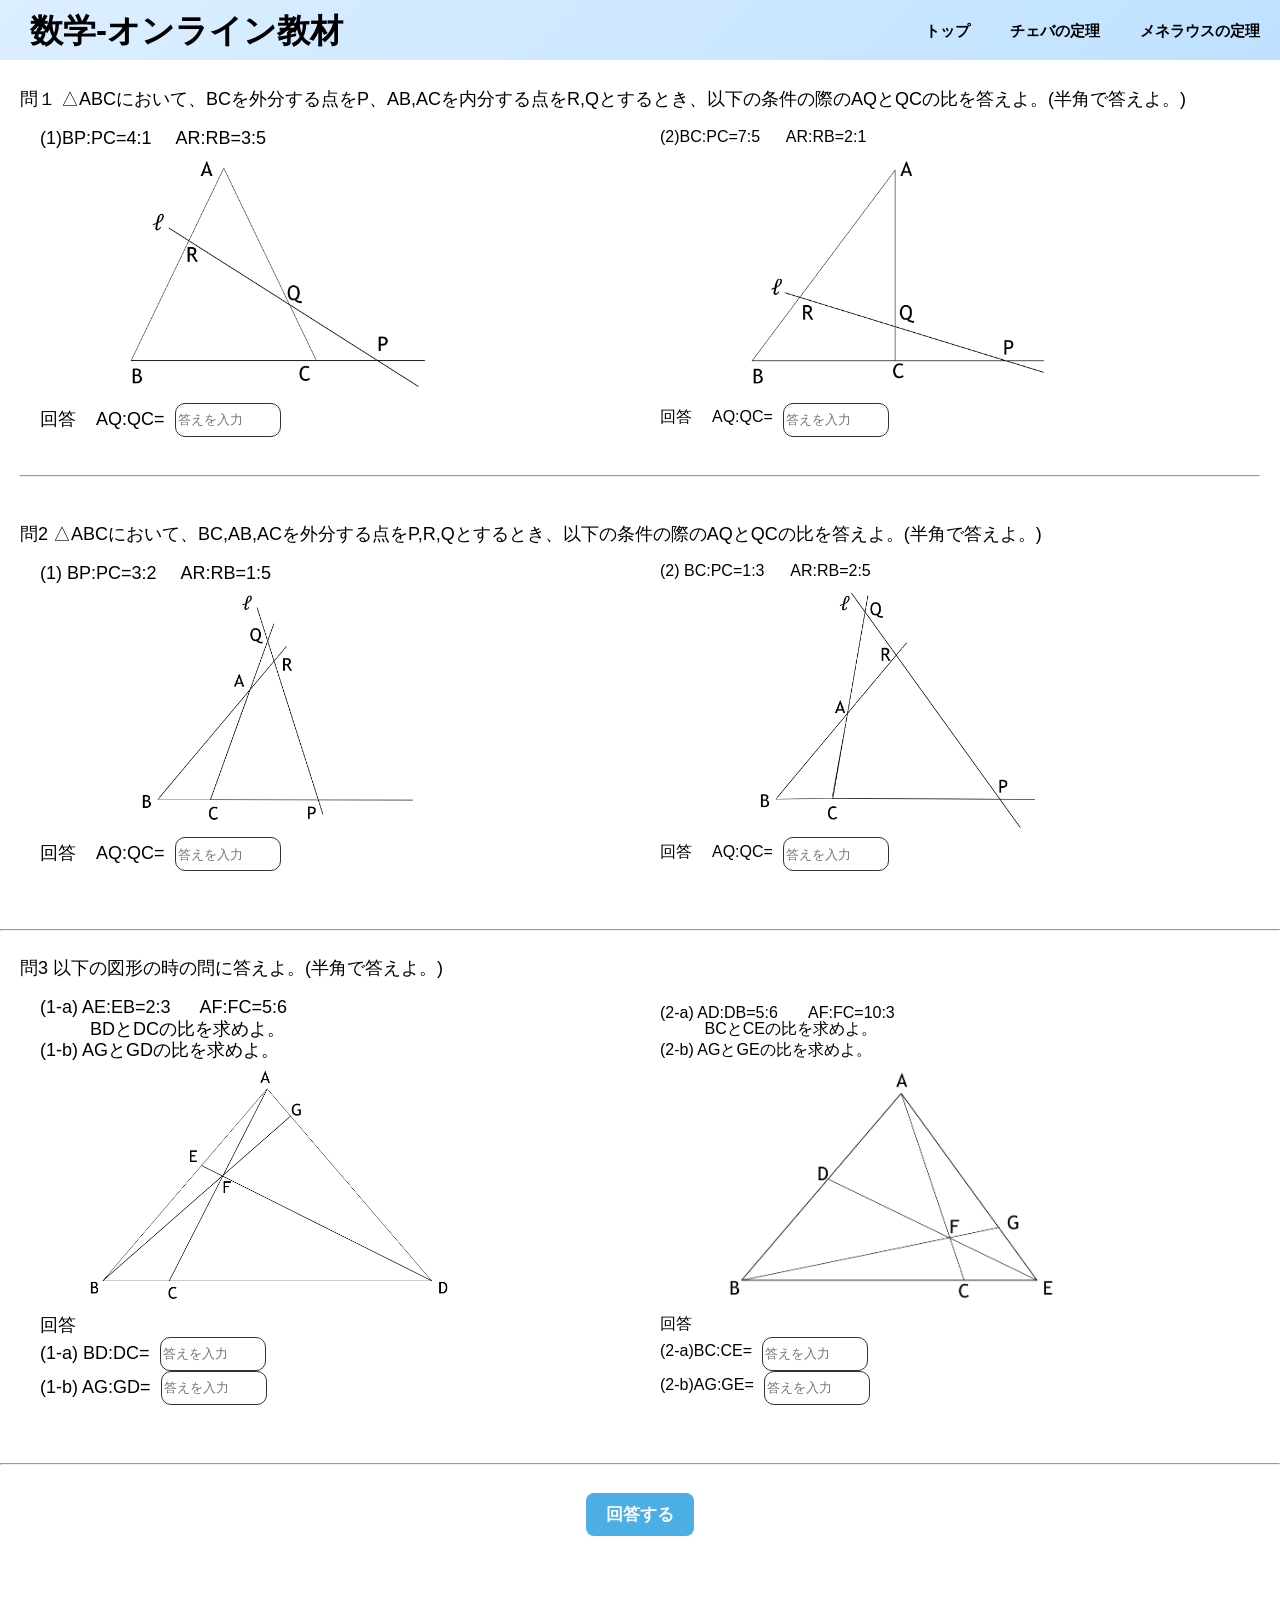
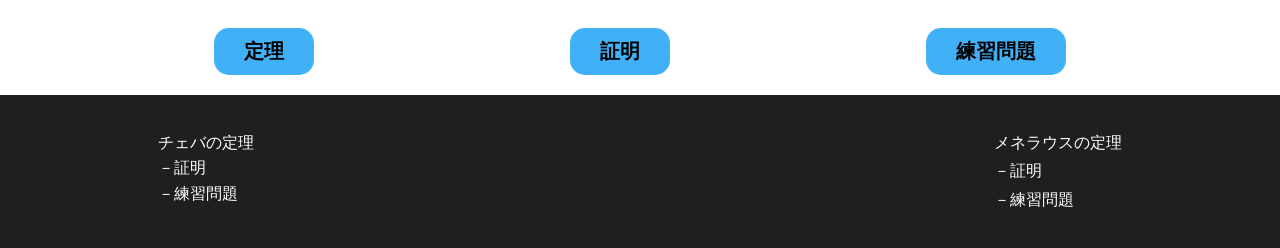
<file: Menelaus'_theorem_practice questions.html>
<!DOCTYPE html>
<html lang="ja">
  <head>
    <meta charset="UTF-8">
    <meta name="viewport" content="width=device-width, initial-scale=1.0">
    <title>数学-オンライン教材</title>
    <link rel="stylesheet" href="CSS/reset.css">
    <link rel="stylesheet" href="CSS/style.css">
    <link rel="stylesheet" href="CSS/footer.css">
    <link rel="stylesheet" href="CSS/header.css">
    <link rel="stylesheet" href="CSS/Cevas'_theorem.css">
    <link rel="stylesheet" href="CSS/mathematical proof.css">
    <link rel="stylesheet" href="CSS/Cevas'_theorem_practice questions.css">

    <script src="https://ajax.googleapis.com/ajax/libs/jquery/3.7.1/jquery.min.js"></script>
    <script src="js/header.js" defer></script>

  </head>
  <body>
    <header id="header">
      <h1 class="header_name">
        <a href="index.html">数学-オンライン教材</a>
      </h1>
      <div class="hamburger">
        <span></span>
        <span></span>
        <span></span>
      </div>
      <nav class="header_nav">
        <ul class="header_menu">
          <li class="header_menulist"><a href="index.html">トップ</a></li>
          <li class="header_menulist"><a href="Cevas'_theorem.html">チェバの定理</a></li>
          <li class="header_menulist"><a href="Menelaus'_theorem.html">メネラウスの定理</a></li>

        </ul>
      </nav>
    </header>
    <main>
      <div class="main_body">
        <p class="PQ_Section">問１   △ABCにおいて、BCを外分する点をP、AB,ACを内分する点をR,Qとするとき、以下の条件の際のAQとQCの比を答えよ。(半角で答えよ。)
        </p>

        <div class="main_container">
          <div class="main_leftarea">
            <p><strong>(1)BP:PC=4:1&nbsp;&nbsp; &nbsp;&nbsp;AR:RB=3:5</strong></p>
            <img src="img/Menelaus'_theorem-PQ01.png" alt="">
            <div class="answer_area">
              <p>回答</p><br>
              <p>AQ:QC=</p>
              <input type="text" id="q1" placeholder="答えを入力">
            </div>
            <!-- <br><br> -->
          </div>
        <!-- </div> -->

          <div class="main_rightarea">
            <p><strong>(2)BC:PC=7:5  &nbsp;&nbsp;&nbsp;&nbsp; AR:RB=2:1</strong></p>
            <img src="img/Menelaus'_theorem-PQ02.png" alt="">
            <div class="answer_area">
              <p>回答</p><br>
              <p>AQ:QC=</p>
              <input type="text" id="q2" placeholder="答えを入力">
            </div>
            <!-- <br><br> -->
          </div> 
        </div>
        <!-- 判定ボタン
        <button onclick="checkAnswers()">回答する</button> -->

        <hr>

        <!-- <p id="result"></p> -->

      </div>
      <div class="main_body">
        <p class="PQ_Section">問2  △ABCにおいて、BC,AB,ACを外分する点をP,R,Qとするとき、以下の条件の際のAQとQCの比を答えよ。(半角で答えよ。)</p>

        <div class="main_container">
          <div class="main_leftarea">
            <p><strong>(1) BP:PC=3:2&nbsp;&nbsp; &nbsp;&nbsp;AR:RB=1:5</strong></p>
            <img src="img/Menelaus'_theorem-PQ03.png" alt="">
            <div class="answer_area">
              <p>回答</p><br>
              <p>AQ:QC=</p>
              <input type="text" id="q3" placeholder="答えを入力">
            </div>
            <!-- <br><br> -->
          </div>
        <!-- </div> -->

          <div class="main_rightarea">
            <p><strong>(2) BC:PC=1:3 &nbsp;&nbsp; &nbsp;&nbsp;AR:RB=2:5 </strong></p>
            <img src="img/Menelaus'_theorem-PQ04.png" alt="">
            <div class="answer_area">
              <p>回答</p><br>
              <p>AQ:QC=</p>
              <input type="text" id="q4" placeholder="答えを入力">
            </div>
            <!-- <br><br> -->
          </div> 
        </div>
        
      </div>
      <hr>
      <div class="main_body">
        <p class="PQ_Section">問3 以下の図形の時の問に答えよ。(半角で答えよ。)</p>

        <div class="main_container">
          <div class="main_leftarea">
            <p><strong>(1-a) AE:EB=2:3&nbsp;&nbsp; &nbsp;&nbsp; AF:FC=5:6 <br>&nbsp;&nbsp;&nbsp;&nbsp;&nbsp;&nbsp;&nbsp;&nbsp;&nbsp;&nbsp;BDとDCの比を求めよ。</strong></p>
            <p><strong>(1-b) AGとGDの比を求めよ。</strong></p>
            <img src="img/Menelaus'_theorem-PQ05.png" alt="">
            <p>回答</p>
            <div class="answer_area">
              <p>(1-a) BD:DC=</p>
              <input type="text" id="q5" placeholder="答えを入力">
            </div>
            <div class="answer_area">

              <p>(1-b) AG:GD=</p>
              <input type="text" id="q6" placeholder="答えを入力">
            </div>
          </div>
        <!-- </div> -->

          <div class="main_rightarea">
            <p><strong>(2-a) AD:DB=5:6 &nbsp;&nbsp; &nbsp;&nbsp; AF:FC=10:3 <br>&nbsp;&nbsp;&nbsp;&nbsp;&nbsp;&nbsp;&nbsp;&nbsp;&nbsp;&nbsp;BCとCEの比を求めよ。</strong></p>
            <p><strong>(2-b) AGとGEの比を求めよ。</strong></p>
            <img src="img/Menelaus'_theorem-PQ06.png" alt="">
            <p>回答</p>
            <div class="answer_area">
              <p>(2-a)BC:CE=</p>
              <input type="text" id="q7" placeholder="答えを入力">
            </div>
            <div class="answer_area">
              <p>(2-b)AG:GE=</p>
              <input type="text" id="q8" placeholder="答えを入力">
            </div>
          </div> 
        </div>
        
      </div>
      <hr>
      <!-- 判定ボタン -->
      <div>
        <div class="button_PQ">
          <button onclick="checkAnswers()">回答する</button>
        </div>
      </div>
      <p><br></p>
      <div>
        <br>
        <div class="button_PQ">
          <p id="result"></p>
        </div>




        <script>
          function checkAnswers() {
            const a1 = document.getElementById("q1").value.trim();
            const a2 = document.getElementById("q2").value.trim();
            const a3 = document.getElementById("q3").value.trim();
            const a4 = document.getElementById("q4").value.trim();
            const a5 = document.getElementById("q5").value.trim();
            const a6 = document.getElementById("q6").value.trim();
            const a7 = document.getElementById("q7").value.trim();
            const a8 = document.getElementById("q8").value.trim();


            const correct1 = "12:5";
            const correct2 = "24:5";
            const correct3 = "3:10";
            const correct4 = "8:15";
            const correct5 = "5:4";
            const correct6 = "1:6";
            const correct7 = "3:1";
            const correct8 = "2:5";


            let score = 0;

            if (a1 === correct1) score++;
            if (a2 === correct2) score++;
            if (a3 === correct3) score++;
            if (a4 === correct4) score++;
            if (a5 === correct5) score++;
            if (a6 === correct6) score++;
            if (a7 === correct7) score++;
            if (a8 === correct8) score++;

            let message = `正解数：${score}/8`;

            if (score === 8) {
              message += " 全問正解！";
            }

            document.getElementById("result").textContent = message;
          }
        </script>
      </div>
      <div>
        <div class="btn-area">
          <button class="mybtn"><a href="Menelaus'_theorem.html">定理</a></button>
          <button class="mybtn"><a href="Menelaus'_theorem_mathematical proof.html">証明</a></button>
          <button class="mybtn"><a href="Menelaus'_theorem_practice questions.html">練習問題</a></button>
        </div>
      </div>
    </main>
    <footer id="footer">
      <div class="footer_menuarea">
          <div class="footer_leftarea">
            <p class="footer_lefttitle"><a href="Cevas'_theorem.html">チェバの定理</a></p>
            <ul class="footer_leftlist">
              <li><a href="Cevas'_theorem_mathematical proof.html">－証明</a></li>
              <li><a href="Cevas'_theorem_practice questions.html">－練習問題</a></li>
            </ul>
          </div>
          <div class="footer_rightarea">
            <p class="footer_righttitle"><a href="Menelaus'_theorem.html">メネラウスの定理</a></p>
            <ul class="footer_rightlist">
              <li><a href="Menelaus'_theorem_mathematical proof.html">－証明</a></li>
              <li><a href="Menelaus'_theorem_practice questions.html">－練習問題</a></li>
            </ul>
          </div>
      </div>
    </footer>
  </body>
</html>
</file>
<file: CSS/style.css>
@charset "UTF-8";
header{
  width: 100%;
}
html{
  font-size: 100%;
  width: 100%;
  touch-action: manipulation;
  scroll-behavior: smooth;
} 
body{
  color: black;
  min-width: 100%;
}
img{
  width: 100%;
}
li{
  list-style: none;
}
a{
  color: #000;
  text-decoration: none;
}
a:hover{
  opacity: 0.7;
}
main{
  padding-top: 70px;
}
html {
  scroll-behavior: smooth;
}  
.pagetop {
  height: 50px;
  width: 50px;
  position: fixed;
  right: 30px;
  bottom: 30px;
  background: #fff;
  border: solid 2px #000;
  border-radius: 50%;
  display: flex;
  justify-content: center;
  align-items: center;
  z-index: 2;
} 

.pagetop__arrow {
  height: 10px;
  width: 10px;
  border-top: 3px solid #000;
  border-right: 3px solid #000;
  transform: translateY(20%) rotate(-45deg);
}
</file>
<file: CSS/footer.css>
#footer{
  background-color: #1f1f1f;
  padding: 10px 10%;
  /* color: #fff; */
}
.footer_menuarea a{
  color: #fff;
}
.footer_menuarea {
  display: flex;
  justify-content: space-between;
  padding: 30px;
}
.footer_menuarea  li{
  margin-top: 10%;
}
</file>
<file: CSS/header.css>
#header{
  width: 100%;
  height: 60px;
  display: flex;
  align-items: center;
  justify-content: space-between;
  position: fixed;
  background: linear-gradient(
    135deg,
    #dcefff 0%,
    #bfe1ff 100%
  );
  
}
.header_name a{
  display: block;
  margin-left: 30px;
  font-size: 33px;
  font-weight: 700; 

}
.header_menu{
  display: flex;
  align-items: center;
  margin-right: 20px;
}
.header_menulist{
  font-size: 15px;
  margin-left: 40px;
  font-weight: 700; 
}



/* ハンバーガー */
.hamburger {
  width: 30px;
  height: 24px;
  display: none;
  flex-direction: column;
  justify-content: space-between;
  cursor: pointer;
  z-index: 1001;
}

.hamburger span {
  display: block;
  height: 3px;
  background: #333;
  border-radius: 2px;
  transition: 0.3s;
}

/* ×マーク */
.hamburger.active span:nth-child(1) {
  transform: translateY(10px) rotate(45deg);
}

.hamburger.active span:nth-child(2) {
  opacity: 0;
}

.hamburger.active span:nth-child(3) {
  transform: translateY(-10px) rotate(-45deg);
}

/* スマホ */
@media screen and (max-width: 767px) {
  .hamburger {
    display: flex;
    margin-right: 10px;
  }

  .header_nav {
    position: fixed;
    top: 0;
    right: -100%;
    width: 70%;
    height: 100vh;
    background: #fff;
    transition: 0.3s;
    padding-top: 100px;
  }

  .header_nav.active {
    right: 0;
  }

  .header_menu {
    flex-direction: column;
    align-items: center;
    gap: 20px;
  }

  * {
    box-sizing: border-box;
  }


    .header_menu {
    margin-right: 0;
    padding: 0;
    flex-direction: column;
    align-items: center;
    gap: 20px;
  }

  .header_menulist {
    margin-left: 0;
  }

  body {
    overflow-x: hidden;
  }
}

@media screen and (max-width:450px) {
  .header_name a{
    font-size: 20px;
    margin-left: 10px;
  }
}
</file>
<file: CSS/mathematical proof.css>
body {
  margin: 0;
  font-family: sans-serif;
}

.step {
  min-height: 100vh; 
  padding: 40px;
  border-bottom: 1px solid #ddd;
  display: flex;
  flex-direction: column;
  justify-content: center;
  align-items: center;
  text-align: center;
}

.hidden {
  display: none;
}

button {
  margin-top: 20px;
  padding: 10px 20px;
  border-radius: 8px;
  border: none;
  background: #4CAF50;
  color: white;
  cursor: pointer;
}



img{
  width: 20vw;
  object-fit: contain;
}

.step {
  min-height: 0;
  display: flex;
  justify-content: center;
  align-items: center;
}

.hidden {
  display: none;
}

button {
  margin-top: 20px;
  padding: 10px 20px;
  border-radius: 8px;
  border: none;
  background: #4baee4;
  color: white;
  cursor: pointer;
  font-weight: 800;
  font-size: 17px;
}

h2{
  font-size: 25px;
  margin-bottom: 2%;
}
.main_leftarea p{
  line-height: 1.2;
  text-align: left;
}



.MPI_img-box {
  text-align: center;
  margin-top: 20px;
}

.MPI_img {
  width: 300px;
  display: block;
  margin: 10px auto;
}

.MPI_hidden {
  display: none;
}


.MPI_btn-area {
  text-align: center;
  margin-bottom: 20px;
}

.MPI_button {
  margin: 0 10px;
  padding: 10px 20px;
  border-radius: 8px;
  border: none;
  background: #2edde3;
  color: white;
  cursor: pointer;
  font-weight: 600;
}

.MPIA_button {
  margin-top: 20px;
  padding: 10px 20px;
  border-radius: 8px;
  border: none;
  background: #36a1ff;
  color: white;
  cursor: pointer;
  font-weight: 500;
}


.MPIA_blank {
  width: 80px;
  border: none;
  border-bottom: 2px solid #000;
  text-align: center;
  font-size: 16px;
  outline: none;
}


.formula {
  display: flex;
  gap: 4px;
}

.fraction {
  display: inline-block;
  /* text-align: center; */
  vertical-align: middle;
}

.fraction_top {
  display: block;
  border-bottom: 3px solid #000;
  padding: 4px 8px;
  font-weight: 800; 
  font-size: 15px;
}

.fraction_bottom {
  display: block;
  font-weight: 800; 
  padding: 4px 8px;
  font-size: 15px;

}

input {
  width: 40px;

  border: 1px solid #333;
  border-radius: 10px;

}
img{
  width: 80%;
}

.formula {
    gap:4px;
}
@media screen and (max-width:900px) {
    .formula {
      gap:1px;
      font-size:20px;
  }
}
@media screen and (max-width:767px) {
  input{
    width: 35px;
  }
  .step{
    padding: 20px 0;
  }
  .formula {
      gap:8px;
  }
}
</file>
<file: CSS/index.css>
.main_container h2{
  font-size: 30px;
  font-weight: 700;
}

.btn {
  display: inline-block;
  padding: 12px 30px;
  margin: 5% 10px 0 ;
  background: #4a90e2;
  color: #fff;
  border: none;
  border-radius: 30px;
  font-size: 16px;
  font-weight: 600;
  cursor: pointer;
  transition: 0.3s;
  box-shadow: 0 4px 10px rgba(0,0,0,0.15);
}

.btn:hover {
  transform: translateY(-2px);
  box-shadow: 0 6px 15px rgba(0,0,0,0.2);
}

.main_btn{
  padding-left: 20px;
}
</file>
